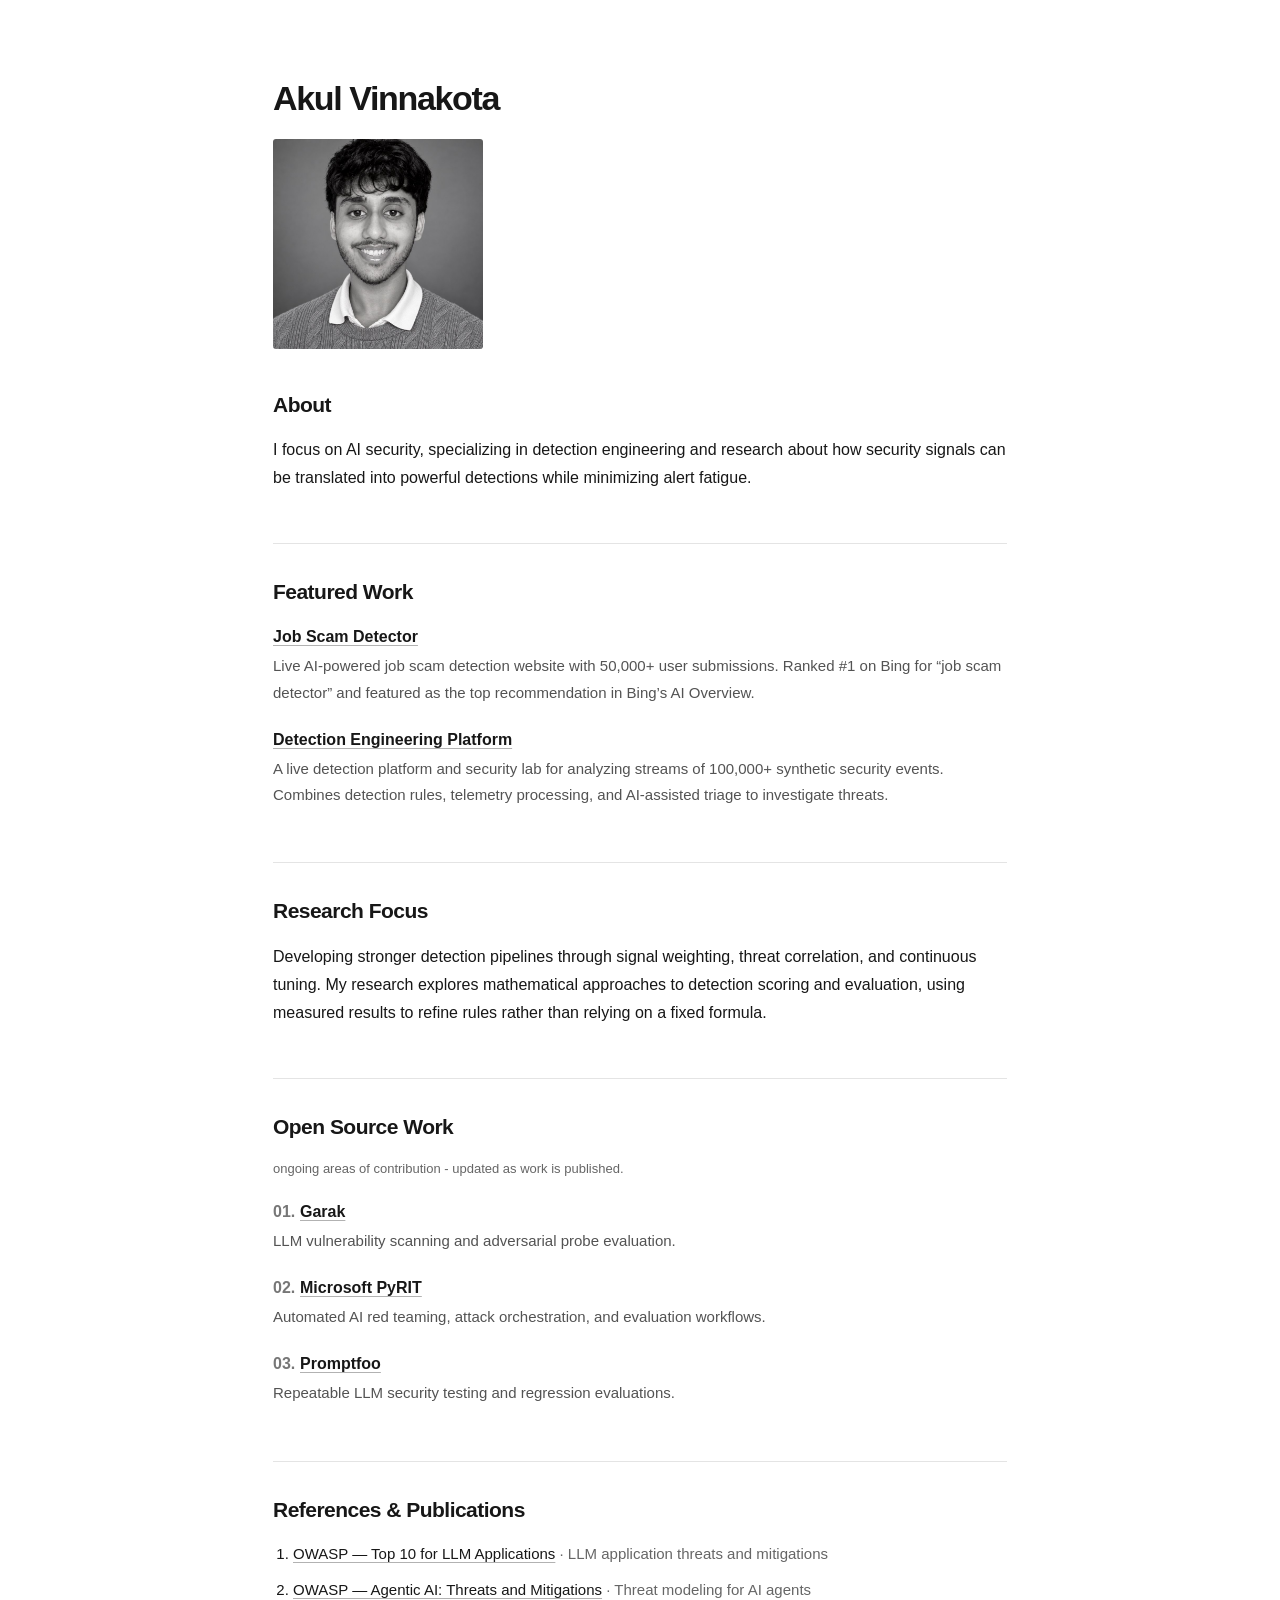
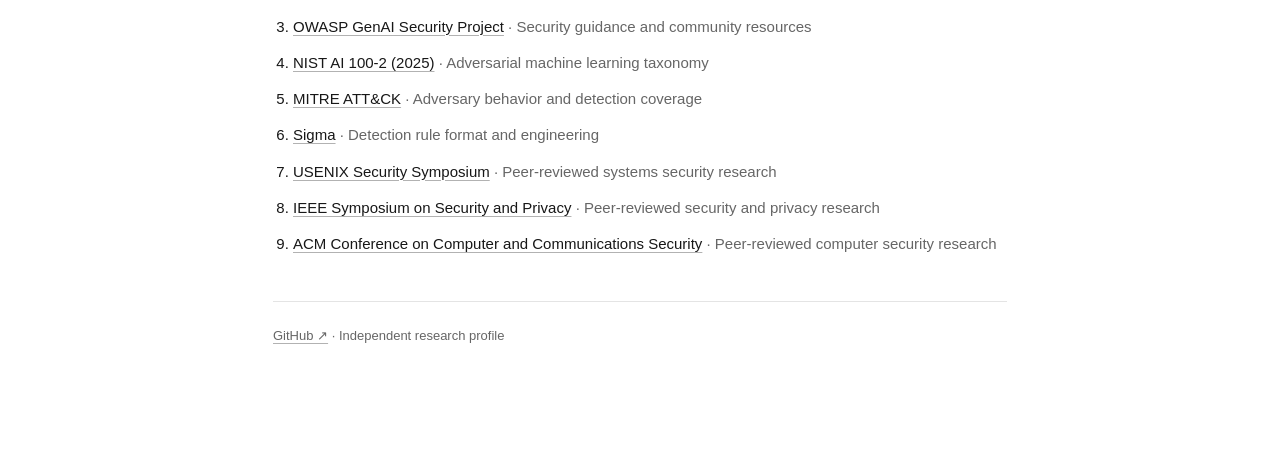
<file: index.html>
<!doctype html>
<html lang="en">
<head>
<meta name="google-site-verification" content="v-oxcniJkp-zIuMRfbOaNGBpMvC5E_QsxqS3CLSJ8h4" />
<meta charset="utf-8"><meta name="viewport" content="width=device-width,initial-scale=1">
<meta name="description" content="Akul Vinnakota — AI security and detection engineering, with research on signal weighting, event correlation, and detection pipeline tuning.">
<meta property="og:image" content="https://akul-vinnakota.github.io/portrait.jpg"><meta name="theme-color" content="#ffffff"><link rel="canonical" href="https://akul-vinnakota.github.io/">
<meta property="og:title" content="Akul Vinnakota - Security Research & Products"><meta property="og:description" content="AI security, detection engineering, signal correlation, and detection pipeline research.">
<title>Akul Vinnakota - Security Research & Products</title>
<script type="application/ld+json">{"@context":"https://schema.org","@type":"Person","name":"Akul Vinnakota","url":"https://akul-vinnakota.github.io/","sameAs":["https://github.com/akul-vinnakota"],"knowsAbout":["AI security","Detection engineering","Detection tuning","Threat correlation","Signal weighting","LLM application security"]}</script>
<style>
:root{--text:#171717;--muted:#666;--line:#e4e4e4}*{box-sizing:border-box}body{margin:0;background:white;color:var(--text);font:16px/1.75 -apple-system,BlinkMacSystemFont,"Segoe UI",Arial,sans-serif;-webkit-font-smoothing:antialiased}main{max-width:790px;margin:0 auto;padding:78px 28px 110px}h1{font-size:34px;letter-spacing:-.04em;font-weight:600;line-height:1.2;margin:0 0 12px}h2{font-size:21px;font-weight:600;letter-spacing:-.025em;line-height:1.35;margin:0 0 17px}p{margin:0 0 17px}section{padding:34px 0;border-top:1px solid var(--line)}section:first-of-type{border-top:none;padding-top:0}h1,h2,h3{font-family:inherit}header{padding-bottom:20px}header p{color:var(--muted);max-width:660px}.portrait{display:block;width:210px;height:210px;object-fit:cover;object-position:center;border-radius:3px;margin:20px 0 22px}a{color:inherit;text-underline-offset:3px;text-decoration-color:#b2b2b2}a:hover{text-decoration-color:#222}.meta{font-size:13px;color:var(--muted)}.entry{padding:0 0 20px}.entry h3{font-size:16px;font-weight:600;margin:0 0 2px}.entry p{color:#535353;font-size:15px;margin:0}.number{display:inline-block;color:#777;width:27px;font-variant-numeric:tabular-nums}.refs{padding-left:20px;margin:0}.refs li{padding-bottom:10px;font-size:15px}.refs span{color:var(--muted)}footer{border-top:1px solid var(--line);padding-top:23px;color:var(--muted);font-size:13px}@media(max-width:600px){main{padding:45px 22px 70px}h1{font-size:29px}.portrait{width:175px;height:175px}section{padding:29px 0}}
</style>
</head>
<body><main>
<header><h1>Akul Vinnakota</h1><img class="portrait" src="portrait.jpg" alt="Portrait of Akul Vinnakota" width="210" height="210"></header>
<section aria-labelledby="about"><h2 id="about">About</h2><p>I focus on AI security, specializing in detection engineering and research about how security signals can be translated into powerful detections while minimizing alert fatigue.</p></section>
<section aria-labelledby="featured"><h2 id="featured">Featured Work</h2>
<div class="entry"><h3><a href="https://jobscamdetector.org/">Job Scam Detector</a></h3><p>Live AI-powered job scam detection website with 50,000+ user submissions. Ranked #1 on Bing for “job scam detector” and featured as the top recommendation in Bing’s AI Overview.</p></div>
<div class="entry"><h3><a href="https://github.com/akul-vinnakota/Detection-Engineering-Platform">Detection Engineering Platform</a></h3><p>A live detection platform and security lab for analyzing streams of 100,000+ synthetic security events. Combines detection rules, telemetry processing, and AI-assisted triage to investigate threats.</p></div>
</section>
<section aria-labelledby="focus"><h2 id="focus">Research Focus</h2><p>Developing stronger detection pipelines through signal weighting, threat correlation, and continuous tuning. My research explores mathematical approaches to detection scoring and evaluation, using measured results to refine rules rather than relying on a fixed formula.</p></section>
<section aria-labelledby="opensource"><h2 id="opensource">Open Source Work</h2><p class="meta">ongoing areas of contribution - updated as work is published.</p>
<div class="entry"><h3><span class="number">01.</span><a href="https://github.com/NVIDIA/garak">Garak</a></h3><p>LLM vulnerability scanning and adversarial probe evaluation.</p></div>
<div class="entry"><h3><span class="number">02.</span><a href="https://github.com/Azure/PyRIT">Microsoft PyRIT</a></h3><p>Automated AI red teaming, attack orchestration, and evaluation workflows.</p></div>
<div class="entry"><h3><span class="number">03.</span><a href="https://github.com/promptfoo/promptfoo">Promptfoo</a></h3><p>Repeatable LLM security testing and regression evaluations.</p></div>
</section>
<section aria-labelledby="references"><h2 id="references">References &amp; Publications</h2><ol class="refs">
<li><a href="https://genai.owasp.org/llm-top-10/">OWASP — Top 10 for LLM Applications</a> <span>· LLM application threats and mitigations</span></li>
<li><a href="https://genai.owasp.org/resource/agentic-ai-threats-and-mitigations/">OWASP — Agentic AI: Threats and Mitigations</a> <span>· Threat modeling for AI agents</span></li>
<li><a href="https://genai.owasp.org/">OWASP GenAI Security Project</a> <span>· Security guidance and community resources</span></li>
<li><a href="https://csrc.nist.gov/pubs/ai/100/2/e2025/final">NIST AI 100-2 (2025)</a> <span>· Adversarial machine learning taxonomy</span></li>
<li><a href="https://attack.mitre.org/">MITRE ATT&amp;CK</a> <span>· Adversary behavior and detection coverage</span></li>
<li><a href="https://sigmahq.io/">Sigma</a> <span>· Detection rule format and engineering</span></li>
<li><a href="https://www.usenix.org/conference/usenixsecurity26">USENIX Security Symposium</a> <span>· Peer-reviewed systems security research</span></li>
<li><a href="https://www.ieee-security.org/TC/SP2026/">IEEE Symposium on Security and Privacy</a> <span>· Peer-reviewed security and privacy research</span></li>
<li><a href="https://dl.acm.org/conference/ccs">ACM Conference on Computer and Communications Security</a> <span>· Peer-reviewed computer security research</span></li>
</ol></section>
<footer><a href="https://github.com/akul-vinnakota">GitHub ↗</a> <span aria-hidden="true">·</span> Independent research profile</footer>
</main></body></html>
</file>
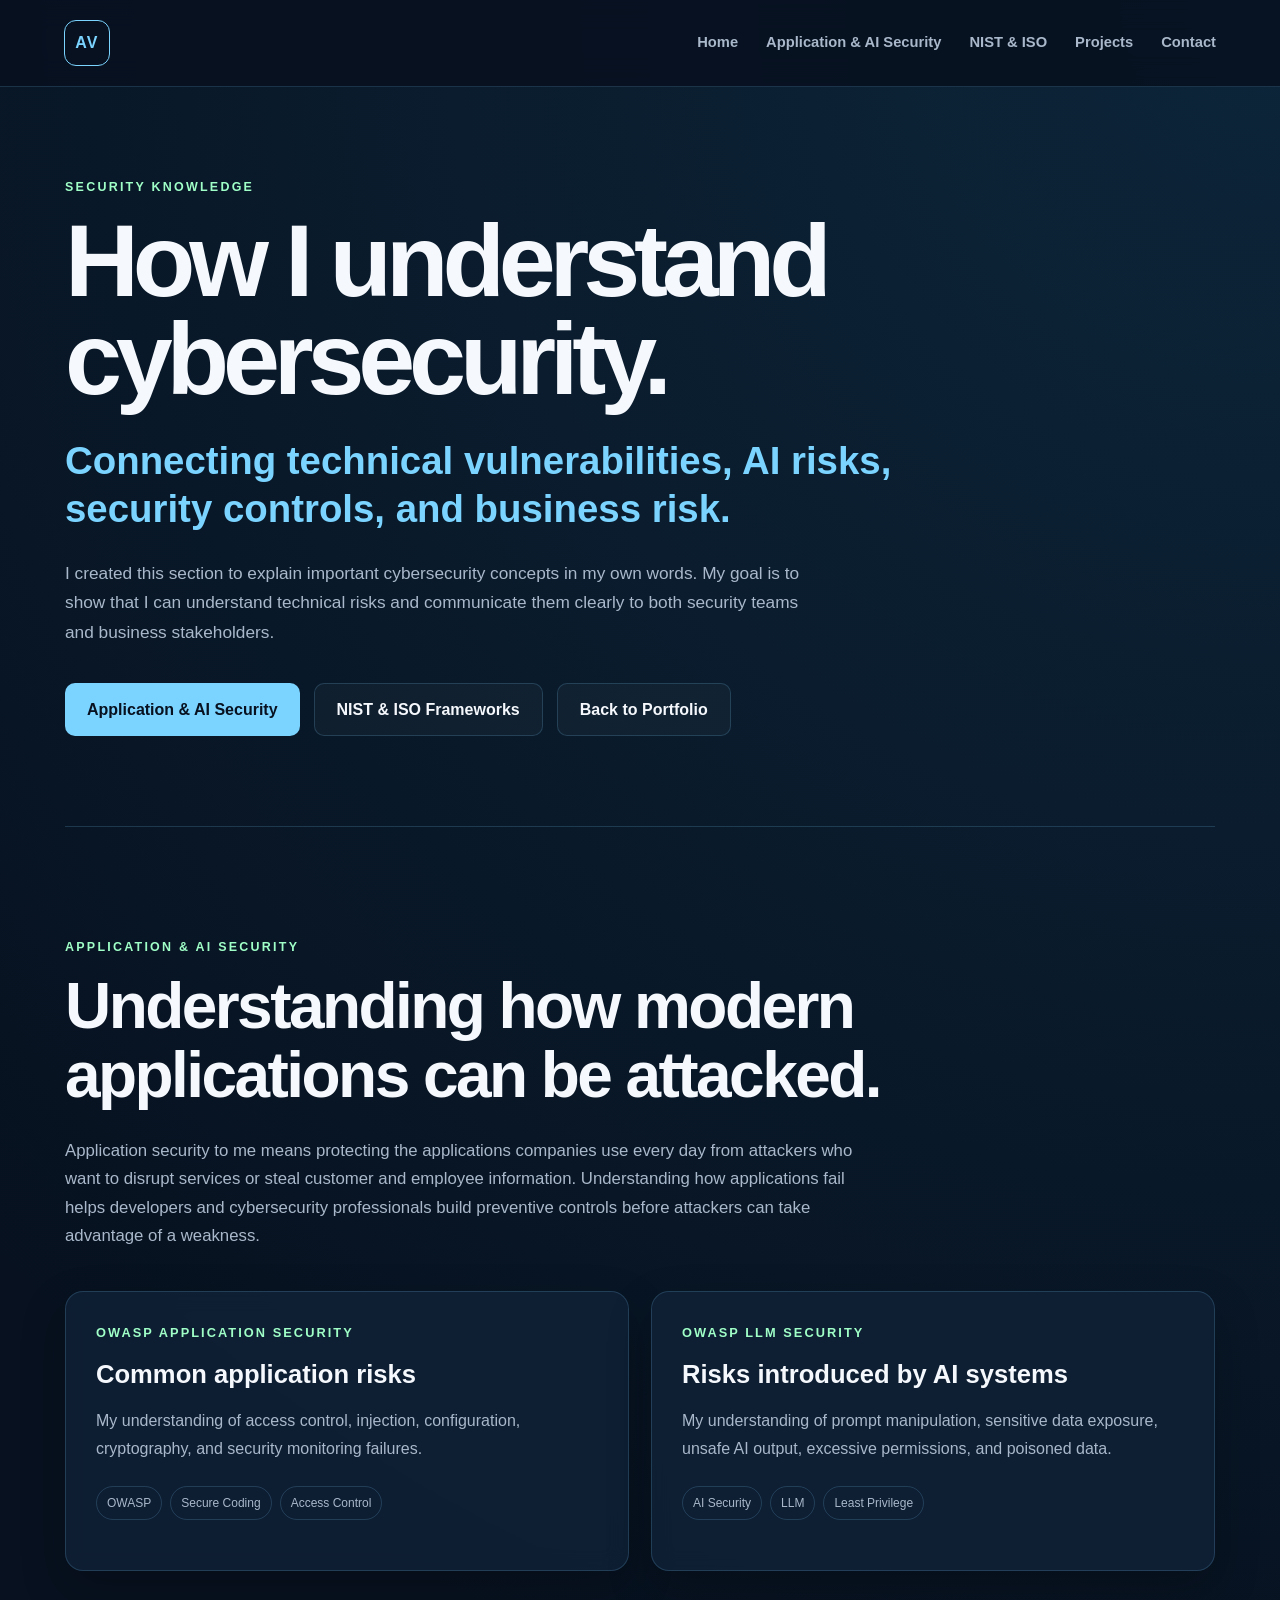
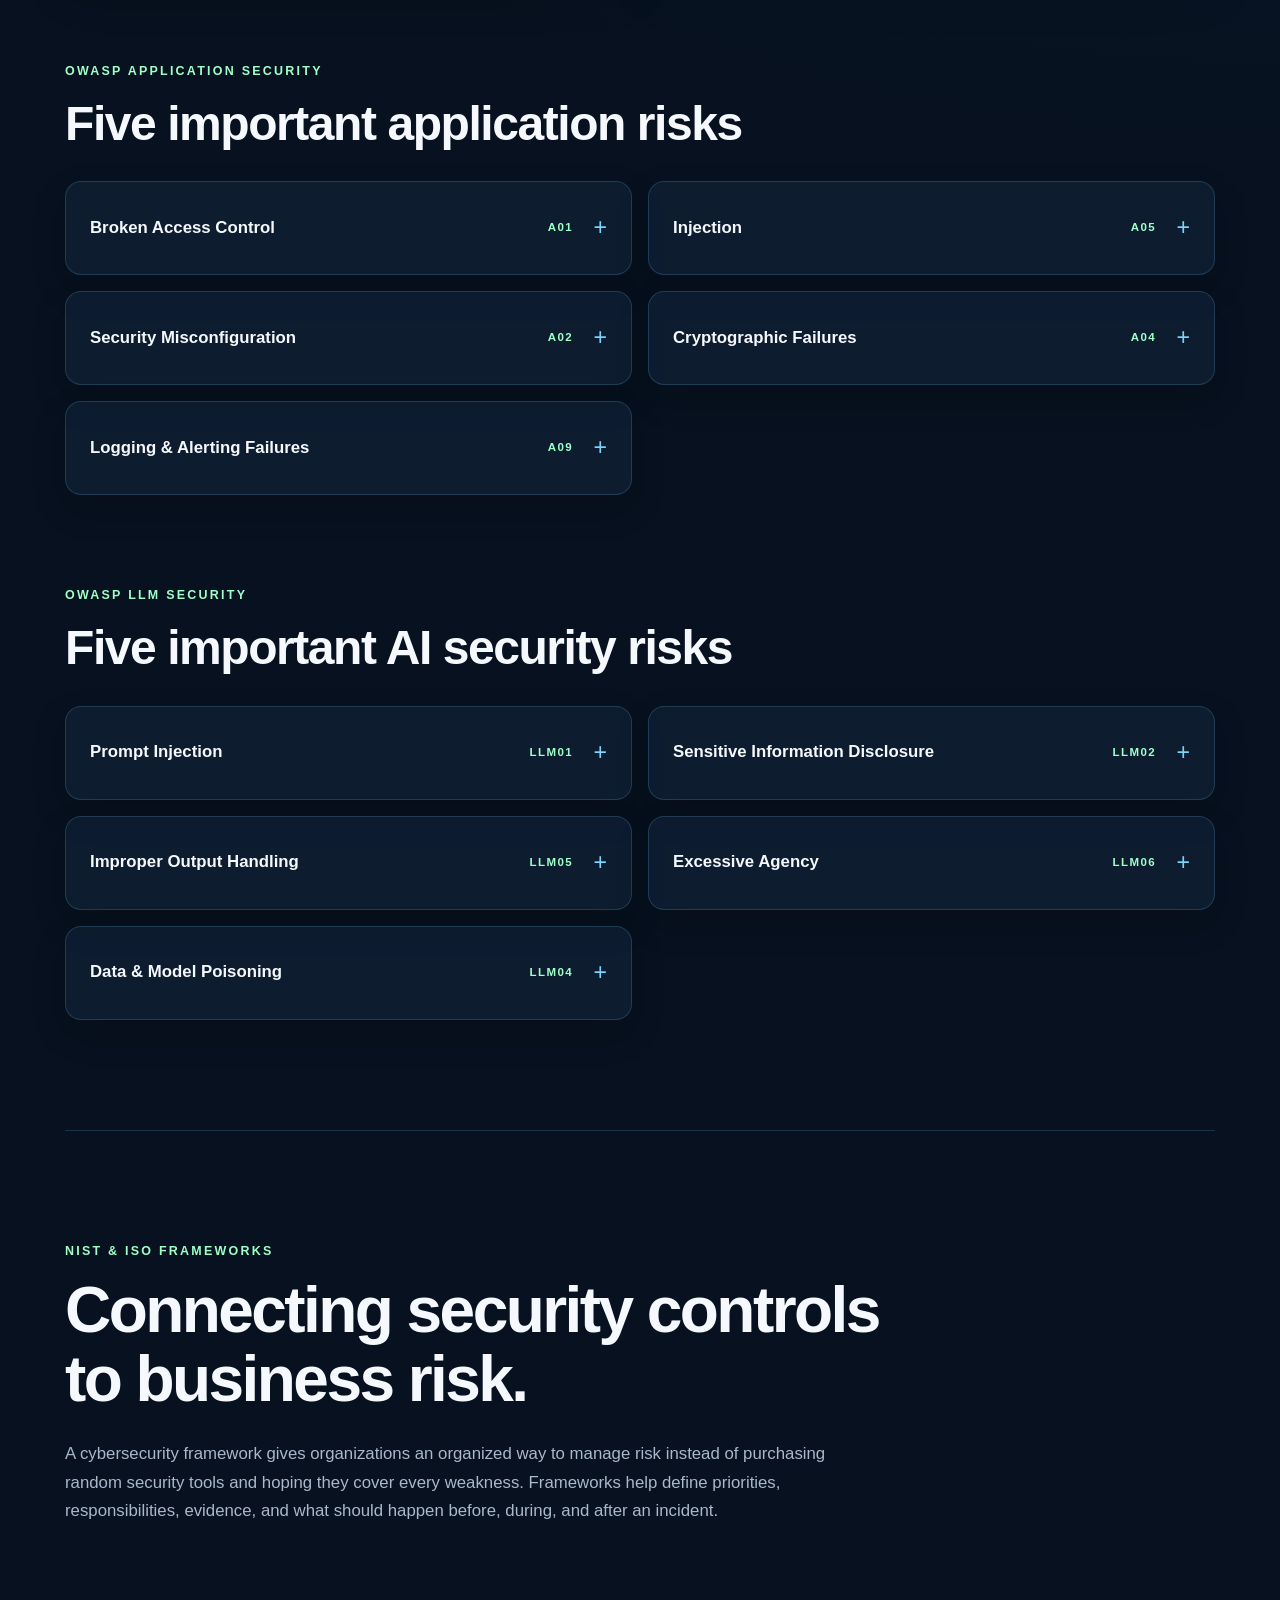
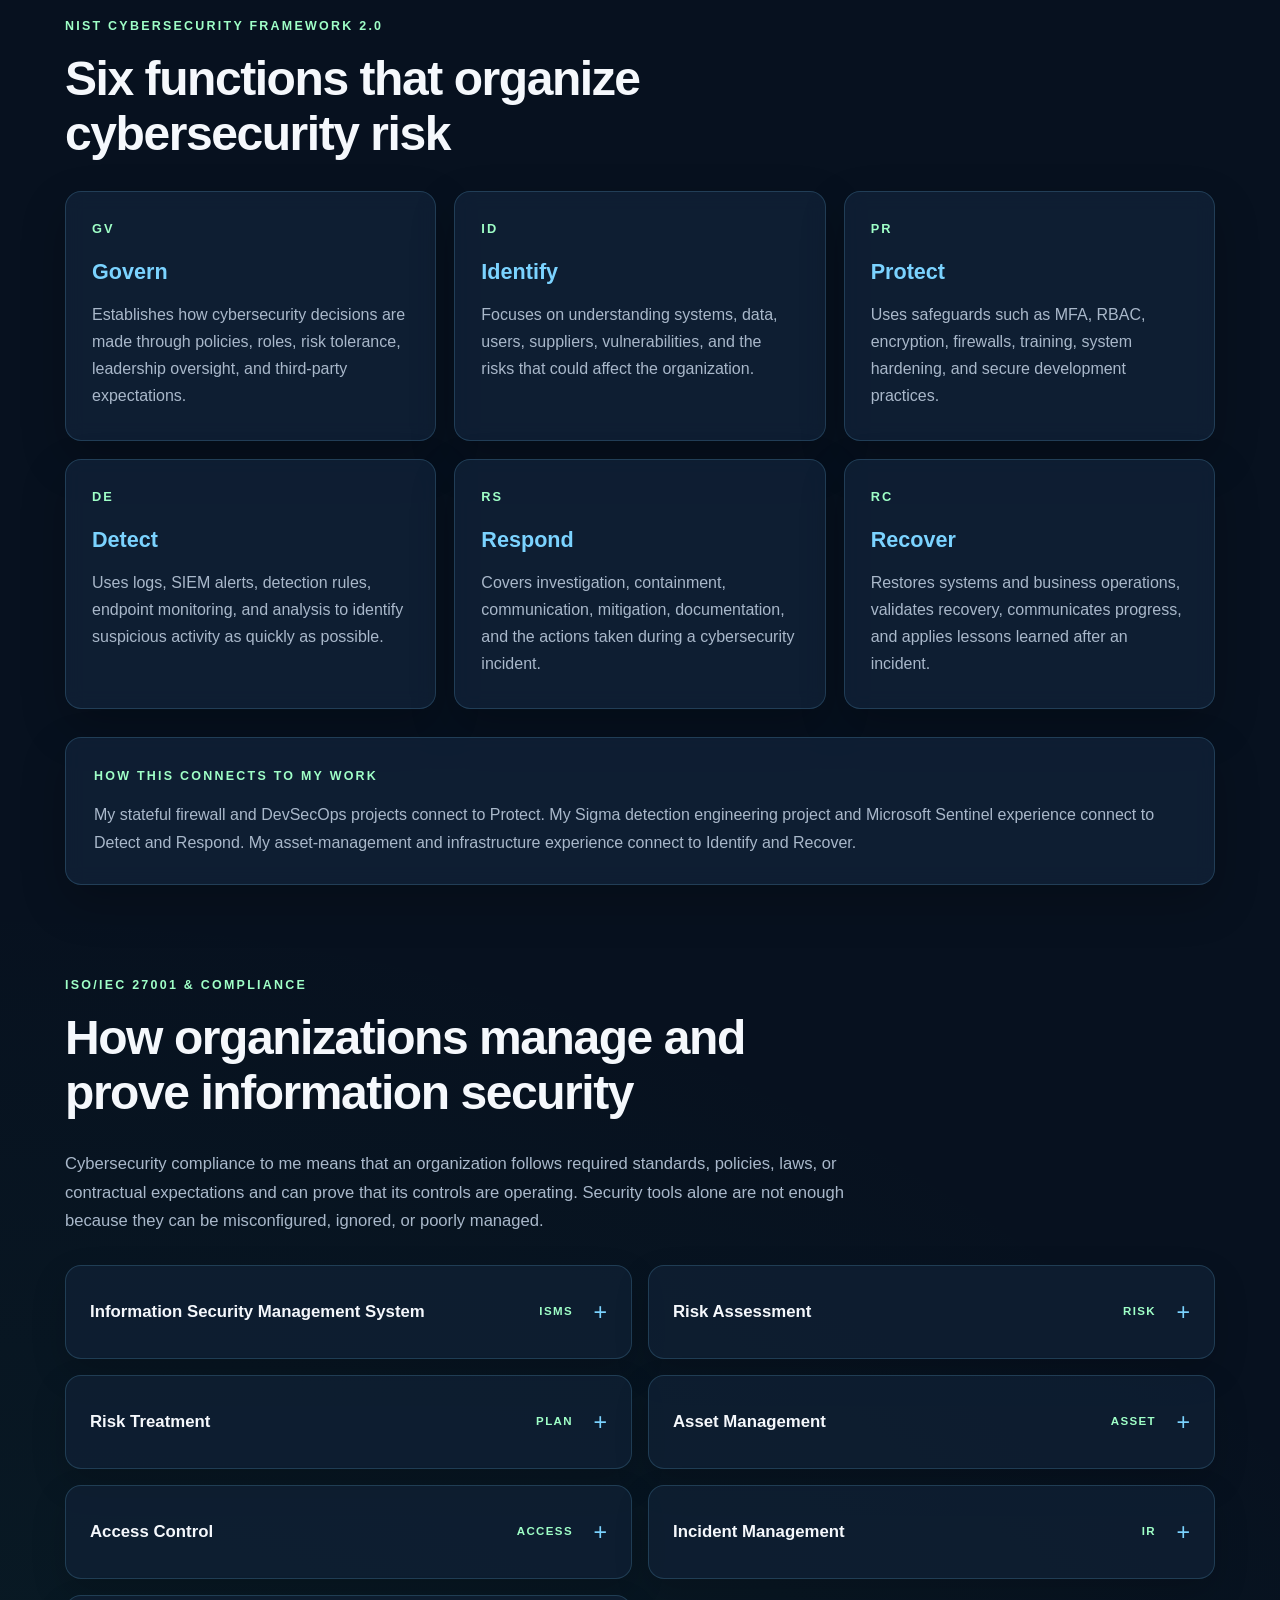
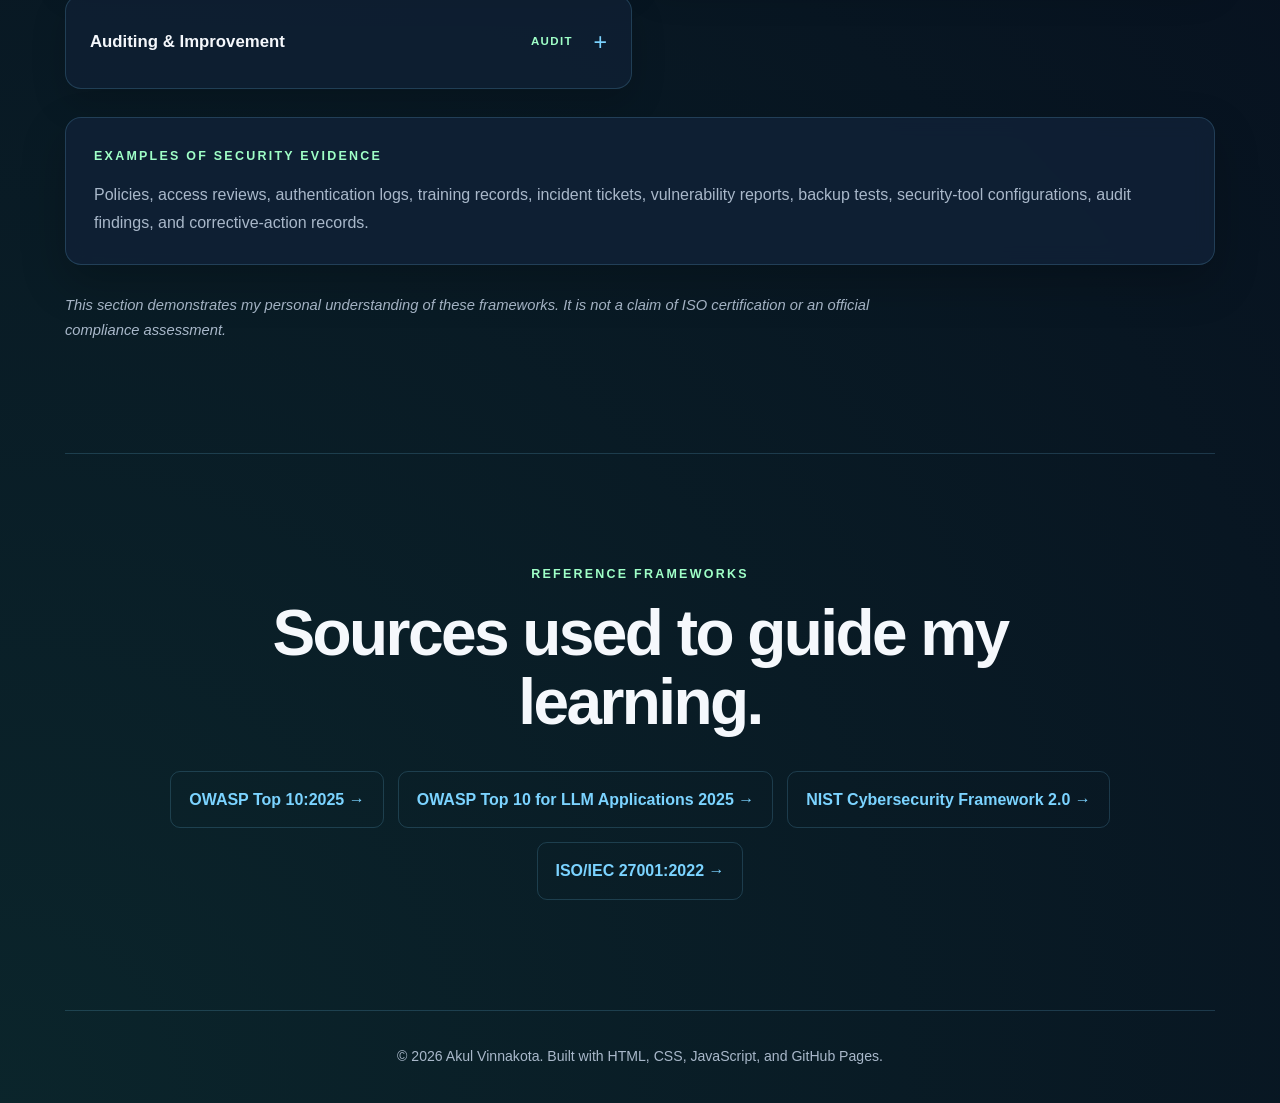
<file: security-knowledge.html>
<!DOCTYPE html>
<html lang="en">
<head>
  <meta charset="UTF-8">
  <meta name="viewport" content="width=device-width, initial-scale=1.0">

  <title>Security Knowledge | Akul Vinnakota</title>

  <meta
    name="description"
    content="Akul Vinnakota explains application security, AI security, NIST CSF 2.0, and ISO/IEC 27001 concepts in clear and practical terms."
  >

  <link rel="stylesheet" href="styles.css">
</head>

<body>
  <header class="navbar">
    <a href="index.html" class="logo">AV</a>

    <nav>
      <a href="index.html">Home</a>
      <a href="#appsec">Application & AI Security</a>
      <a href="#frameworks">NIST & ISO</a>
      <a href="index.html#projects">Projects</a>
      <a href="index.html#contact">Contact</a>
    </nav>
  </header>

  <main>
    <section class="hero knowledge-hero">
      <p class="eyebrow">SECURITY KNOWLEDGE</p>

      <h1>How I understand cybersecurity.</h1>

      <h2>
        Connecting technical vulnerabilities, AI risks, security controls,
        and business risk.
      </h2>

      <p class="hero-description">
        I created this section to explain important cybersecurity concepts in
        my own words. My goal is to show that I can understand technical risks
        and communicate them clearly to both security teams and business
        stakeholders.
      </p>

      <div class="hero-buttons">
        <a href="#appsec" class="button primary-button">
          Application & AI Security
        </a>

        <a href="#frameworks" class="button secondary-button">
          NIST & ISO Frameworks
        </a>

        <a href="index.html" class="button secondary-button">
          Back to Portfolio
        </a>
      </div>
    </section>

    <section id="appsec" class="section">
      <p class="section-label">APPLICATION & AI SECURITY</p>
      <h2>Understanding how modern applications can be attacked.</h2>

      <p>
        Application security to me means protecting the applications companies
        use every day from attackers who want to disrupt services or steal
        customer and employee information. Understanding how applications fail
        helps developers and cybersecurity professionals build preventive
        controls before attackers can take advantage of a weakness.
      </p>

      <div class="knowledge-overview-grid">
        <article class="knowledge-card">
          <p class="project-number">OWASP APPLICATION SECURITY</p>
          <h3>Common application risks</h3>
          <p>
            My understanding of access control, injection, configuration,
            cryptography, and security monitoring failures.
          </p>
          <div class="tags">
            <span>OWASP</span>
            <span>Secure Coding</span>
            <span>Access Control</span>
          </div>
        </article>

        <article class="knowledge-card">
          <p class="project-number">OWASP LLM SECURITY</p>
          <h3>Risks introduced by AI systems</h3>
          <p>
            My understanding of prompt manipulation, sensitive data exposure,
            unsafe AI output, excessive permissions, and poisoned data.
          </p>
          <div class="tags">
            <span>AI Security</span>
            <span>LLM</span>
            <span>Least Privilege</span>
          </div>
        </article>
      </div>

      <div class="knowledge-group">
        <div class="knowledge-heading">
          <p class="section-label">OWASP APPLICATION SECURITY</p>
          <h3>Five important application risks</h3>
        </div>

        <div class="topic-grid">
          <details class="topic-card">
            <summary>
              <span>Broken Access Control</span>
              <span class="topic-code">A01</span>
            </summary>
            <div class="topic-content">
              <h4>My understanding</h4>
              <p>
                Broken access control happens when a user can access information,
                permissions, or actions that they should not be authorized to use.
              </p>

              <h4>Why it matters</h4>
              <p>
                An attacker may access another account, elevate privileges, move
                laterally, or reach administrative functions and sensitive data.
              </p>

              <h4>How organizations reduce it</h4>
              <p>
                Use server-side authorization, RBAC, least privilege, Zero Trust
                principles, deny-by-default rules, and regular access reviews.
              </p>
            </div>
          </details>

          <details class="topic-card">
            <summary>
              <span>Injection</span>
              <span class="topic-code">A05</span>
            </summary>
            <div class="topic-content">
              <h4>My understanding</h4>
              <p>
                Injection happens when an application treats malicious input as
                a trusted query or command, such as SQL or operating-system code.
              </p>

              <h4>Why it matters</h4>
              <p>
                It can expose, modify, or delete data, bypass authentication,
                interrupt a website, or execute unintended commands.
              </p>

              <h4>How organizations reduce it</h4>
              <p>
                Use parameterized queries, input validation, secure code review,
                least-privilege accounts, testing, and a WAF as an added layer.
              </p>
            </div>
          </details>

          <details class="topic-card">
            <summary>
              <span>Security Misconfiguration</span>
              <span class="topic-code">A02</span>
            </summary>
            <div class="topic-content">
              <h4>My understanding</h4>
              <p>
                Security misconfiguration happens when an application, server,
                cloud service, or security tool is set up incorrectly.
              </p>

              <h4>Why it matters</h4>
              <p>
                Default credentials, unnecessary services, exposed storage, or
                detailed error messages can give attackers an easy path inside.
              </p>

              <h4>How organizations reduce it</h4>
              <p>
                Use hardened baselines, remove unnecessary services, patch
                systems, protect secrets, and continuously scan configurations.
              </p>
            </div>
          </details>

          <details class="topic-card">
            <summary>
              <span>Cryptographic Failures</span>
              <span class="topic-code">A04</span>
            </summary>
            <div class="topic-content">
              <h4>My understanding</h4>
              <p>
                Cryptographic failures happen when sensitive information is not
                protected correctly while stored or transmitted.
              </p>

              <h4>Why it matters</h4>
              <p>
                Passwords, tokens, financial data, or company information could
                be exposed and used for fraud or account takeover.
              </p>

              <h4>How organizations reduce it</h4>
              <p>
                Encrypt data at rest and in transit, use modern standards,
                protect keys, rotate secrets, and securely hash passwords.
              </p>
            </div>
          </details>

          <details class="topic-card">
            <summary>
              <span>Logging & Alerting Failures</span>
              <span class="topic-code">A09</span>
            </summary>
            <div class="topic-content">
              <h4>My understanding</h4>
              <p>
                Logging and alerting failures happen when an organization lacks
                the visibility needed to recognize and investigate suspicious activity.
              </p>

              <h4>Why it matters</h4>
              <p>
                Attackers may stay inside an environment longer, move laterally,
                steal data, and leave the security team without a clear timeline.
              </p>

              <h4>How organizations reduce it</h4>
              <p>
                Centralize logs, protect their integrity, create useful alerts,
                tune detections, define retention, and assign investigation ownership.
              </p>
            </div>
          </details>
        </div>
      </div>

      <div class="knowledge-group">
        <div class="knowledge-heading">
          <p class="section-label">OWASP LLM SECURITY</p>
          <h3>Five important AI security risks</h3>
        </div>

        <div class="topic-grid">
          <details class="topic-card">
            <summary>
              <span>Prompt Injection</span>
              <span class="topic-code">LLM01</span>
            </summary>
            <div class="topic-content">
              <h4>My understanding</h4>
              <p>
                Prompt injection happens when malicious instructions try to make
                an AI system ignore its intended rules or perform an unauthorized action.
              </p>

              <h4>Why it matters</h4>
              <p>
                An attacker may manipulate responses, expose internal information,
                or misuse tools connected to the AI application.
              </p>

              <h4>How organizations reduce it</h4>
              <p>
                Treat prompts and external content as untrusted, limit tool
                permissions, validate outputs, monitor abuse, and require approval
                for high-impact actions.
              </p>
            </div>
          </details>

          <details class="topic-card">
            <summary>
              <span>Sensitive Information Disclosure</span>
              <span class="topic-code">LLM02</span>
            </summary>
            <div class="topic-content">
              <h4>My understanding</h4>
              <p>
                This happens when an AI reveals customer data, credentials,
                internal documents, system instructions, or other private information.
              </p>

              <h4>Why it matters</h4>
              <p>
                Exposed information can support phishing, fraud, account takeover,
                intellectual-property theft, or another attack.
              </p>

              <h4>How organizations reduce it</h4>
              <p>
                Limit data access, classify and mask sensitive information,
                enforce role-based permissions, and prevent restricted data from
                entering unapproved AI systems.
              </p>
            </div>
          </details>

          <details class="topic-card">
            <summary>
              <span>Improper Output Handling</span>
              <span class="topic-code">LLM05</span>
            </summary>
            <div class="topic-content">
              <h4>My understanding</h4>
              <p>
                Improper output handling happens when another system automatically
                trusts AI-generated content as safe and accurate.
              </p>

              <h4>Why it matters</h4>
              <p>
                Malicious or incorrect output could be executed as code, sent to a
                database, displayed as unsafe HTML, or used to change system behavior.
              </p>

              <h4>How organizations reduce it</h4>
              <p>
                Validate, sanitize, encode, and structure AI output before another
                application uses it. High-impact code or commands should receive human review.
              </p>
            </div>
          </details>

          <details class="topic-card">
            <summary>
              <span>Excessive Agency</span>
              <span class="topic-code">LLM06</span>
            </summary>
            <div class="topic-content">
              <h4>My understanding</h4>
              <p>
                Excessive agency means an AI system has more permissions or
                decision-making power than it actually needs.
              </p>

              <h4>Why it matters</h4>
              <p>
                A manipulated AI could send messages, access files, change accounts,
                delete information, or affect business operations.
              </p>

              <h4>How organizations reduce it</h4>
              <p>
                Follow least privilege, allowlist tools, separate permissions,
                use rate limits, monitor activity, and require approval before
                high-impact actions.
              </p>
            </div>
          </details>

          <details class="topic-card">
            <summary>
              <span>Data & Model Poisoning</span>
              <span class="topic-code">LLM04</span>
            </summary>
            <div class="topic-content">
              <h4>My understanding</h4>
              <p>
                Data and model poisoning happens when someone manipulates the
                information used to train, update, or guide an AI system.
              </p>

              <h4>Why it matters</h4>
              <p>
                Poisoned data can cause misinformation, biased results, hidden
                backdoors, and poor decisions that employees may still trust.
              </p>

              <h4>How organizations reduce it</h4>
              <p>
                Verify data sources, restrict who can modify datasets, track
                changes, scan uploaded content, test model behavior, and approve
                major updates.
              </p>
            </div>
          </details>
        </div>
      </div>
    </section>

    <section id="frameworks" class="section">
      <p class="section-label">NIST & ISO FRAMEWORKS</p>
      <h2>Connecting security controls to business risk.</h2>

      <p>
        A cybersecurity framework gives organizations an organized way to
        manage risk instead of purchasing random security tools and hoping they
        cover every weakness. Frameworks help define priorities, responsibilities,
        evidence, and what should happen before, during, and after an incident.
      </p>

      <div class="knowledge-group">
        <div class="knowledge-heading">
          <p class="section-label">NIST CYBERSECURITY FRAMEWORK 2.0</p>
          <h3>Six functions that organize cybersecurity risk</h3>
        </div>

        <div class="framework-grid">
          <article class="framework-card">
            <p class="project-number">GV</p>
            <h3>Govern</h3>
            <p>
              Establishes how cybersecurity decisions are made through policies,
              roles, risk tolerance, leadership oversight, and third-party expectations.
            </p>
          </article>

          <article class="framework-card">
            <p class="project-number">ID</p>
            <h3>Identify</h3>
            <p>
              Focuses on understanding systems, data, users, suppliers,
              vulnerabilities, and the risks that could affect the organization.
            </p>
          </article>

          <article class="framework-card">
            <p class="project-number">PR</p>
            <h3>Protect</h3>
            <p>
              Uses safeguards such as MFA, RBAC, encryption, firewalls,
              training, system hardening, and secure development practices.
            </p>
          </article>

          <article class="framework-card">
            <p class="project-number">DE</p>
            <h3>Detect</h3>
            <p>
              Uses logs, SIEM alerts, detection rules, endpoint monitoring,
              and analysis to identify suspicious activity as quickly as possible.
            </p>
          </article>

          <article class="framework-card">
            <p class="project-number">RS</p>
            <h3>Respond</h3>
            <p>
              Covers investigation, containment, communication, mitigation,
              documentation, and the actions taken during a cybersecurity incident.
            </p>
          </article>

          <article class="framework-card">
            <p class="project-number">RC</p>
            <h3>Recover</h3>
            <p>
              Restores systems and business operations, validates recovery,
              communicates progress, and applies lessons learned after an incident.
            </p>
          </article>
        </div>

        <div class="project-connection">
          <p class="section-label">HOW THIS CONNECTS TO MY WORK</p>
          <p>
            My stateful firewall and DevSecOps projects connect to Protect. My
            Sigma detection engineering project and Microsoft Sentinel experience
            connect to Detect and Respond. My asset-management and infrastructure
            experience connect to Identify and Recover.
          </p>
        </div>
      </div>

      <div class="knowledge-group">
        <div class="knowledge-heading">
          <p class="section-label">ISO/IEC 27001 & COMPLIANCE</p>
          <h3>How organizations manage and prove information security</h3>
        </div>

        <p class="knowledge-intro">
          Cybersecurity compliance to me means that an organization follows
          required standards, policies, laws, or contractual expectations and
          can prove that its controls are operating. Security tools alone are not
          enough because they can be misconfigured, ignored, or poorly managed.
        </p>

        <div class="topic-grid">
          <details class="topic-card">
            <summary>
              <span>Information Security Management System</span>
              <span class="topic-code">ISMS</span>
            </summary>
            <div class="topic-content">
              <p>
                An ISMS connects leadership, employees, policies, risk
                assessments, controls, evidence, audits, and improvement into one
                organized security-management system.
              </p>
            </div>
          </details>

          <details class="topic-card">
            <summary>
              <span>Risk Assessment</span>
              <span class="topic-code">RISK</span>
            </summary>
            <div class="topic-content">
              <p>
                A risk assessment identifies what could go wrong, which assets
                could be affected, how likely the event is, and how serious the
                business impact could be.
              </p>
            </div>
          </details>

          <details class="topic-card">
            <summary>
              <span>Risk Treatment</span>
              <span class="topic-code">PLAN</span>
            </summary>
            <div class="topic-content">
              <p>
                Risk treatment turns an identified risk into action. An
                organization may reduce, avoid, transfer, or formally accept the risk.
              </p>
            </div>
          </details>

          <details class="topic-card">
            <summary>
              <span>Asset Management</span>
              <span class="topic-code">ASSET</span>
            </summary>
            <div class="topic-content">
              <p>
                Asset management means knowing which devices, applications,
                cloud resources, accounts, and sensitive information the company
                owns, where they are, and who is responsible for them.
              </p>
            </div>
          </details>

          <details class="topic-card">
            <summary>
              <span>Access Control</span>
              <span class="topic-code">ACCESS</span>
            </summary>
            <div class="topic-content">
              <p>
                Access control makes sure users only receive the permissions
                required for their roles through authentication, authorization,
                MFA, least privilege, and regular access reviews.
              </p>
            </div>
          </details>

          <details class="topic-card">
            <summary>
              <span>Incident Management</span>
              <span class="topic-code">IR</span>
            </summary>
            <div class="topic-content">
              <p>
                Incident management defines how a company prepares for,
                detects, investigates, contains, communicates, documents, and
                learns from cybersecurity incidents.
              </p>
            </div>
          </details>

          <details class="topic-card">
            <summary>
              <span>Auditing & Improvement</span>
              <span class="topic-code">AUDIT</span>
            </summary>
            <div class="topic-content">
              <p>
                Auditing checks whether security controls work as claimed.
                Findings should lead to corrective actions, retesting, updated
                policies, and continuous improvement.
              </p>
            </div>
          </details>
        </div>

        <div class="evidence-card">
          <p class="section-label">EXAMPLES OF SECURITY EVIDENCE</p>
          <p>
            Policies, access reviews, authentication logs, training records,
            incident tickets, vulnerability reports, backup tests, security-tool
            configurations, audit findings, and corrective-action records.
          </p>
        </div>

        <p class="knowledge-note">
          This section demonstrates my personal understanding of these
          frameworks. It is not a claim of ISO certification or an official
          compliance assessment.
        </p>
      </div>
    </section>

    <section class="section reference-section">
      <p class="section-label">REFERENCE FRAMEWORKS</p>
      <h2>Sources used to guide my learning.</h2>

      <div class="reference-links">
        <a
          href="https://owasp.org/Top10/2025/"
          target="_blank"
          rel="noopener noreferrer"
        >
          OWASP Top 10:2025 →
        </a>

        <a
          href="https://genai.owasp.org/resource/owasp-top-10-for-llm-applications-2025/"
          target="_blank"
          rel="noopener noreferrer"
        >
          OWASP Top 10 for LLM Applications 2025 →
        </a>

        <a
          href="https://www.nist.gov/cyberframework"
          target="_blank"
          rel="noopener noreferrer"
        >
          NIST Cybersecurity Framework 2.0 →
        </a>

        <a
          href="https://www.iso.org/standard/27001"
          target="_blank"
          rel="noopener noreferrer"
        >
          ISO/IEC 27001:2022 →
        </a>
      </div>
    </section>
  </main>

  <footer>
    <p>
      © <span id="current-year"></span> Akul Vinnakota.
      Built with HTML, CSS, JavaScript, and GitHub Pages.
    </p>
  </footer>

  <script src="script.js"></script>
</body>
</html>
</file>
<file: styles.css>
:root {
  --background: #07111f;
  --background-light: #0d1b2d;
  --card: rgba(16, 34, 55, 0.82);
  --border: rgba(123, 211, 255, 0.18);
  --primary: #7bd3ff;
  --secondary: #9fffc7;
  --text: #f5f8fc;
  --muted: #a9b8ca;
  --max-width: 1150px;
}

* {
  box-sizing: border-box;
  margin: 0;
  padding: 0;
}

html {
  scroll-behavior: smooth;
}

body {
  background:
    radial-gradient(circle at top right, rgba(38, 130, 180, 0.18), transparent 30%),
    radial-gradient(circle at bottom left, rgba(38, 180, 130, 0.12), transparent 30%),
    var(--background);
  color: var(--text);
  font-family: Inter, Arial, Helvetica, sans-serif;
  line-height: 1.7;
}

a {
  color: inherit;
  text-decoration: none;
}

.navbar {
  position: sticky;
  top: 0;
  z-index: 1000;
  display: flex;
  justify-content: space-between;
  align-items: center;
  padding: 20px max(5vw, 24px);
  background: rgba(7, 17, 31, 0.88);
  border-bottom: 1px solid var(--border);
  backdrop-filter: blur(14px);
}

.logo {
  display: flex;
  align-items: center;
  justify-content: center;
  width: 46px;
  height: 46px;
  border: 1px solid var(--primary);
  border-radius: 12px;
  color: var(--primary);
  font-size: 1rem;
  font-weight: 800;
  letter-spacing: 0.08em;
}

.navbar nav {
  display: flex;
  gap: 28px;
}

.navbar nav a {
  color: var(--muted);
  font-size: 0.92rem;
  font-weight: 600;
  transition: color 0.2s ease;
}

.navbar nav a:hover {
  color: var(--primary);
}

main {
  width: min(100% - 40px, var(--max-width));
  margin: 0 auto;
}

.hero {
  min-height: 88vh;
  display: flex;
  flex-direction: column;
  justify-content: center;
  padding: 90px 0;
}

.eyebrow,
.section-label {
  margin-bottom: 14px;
  color: var(--secondary);
  font-size: 0.78rem;
  font-weight: 800;
  letter-spacing: 0.18em;
}

.hero h1 {
  max-width: 900px;
  font-size: clamp(3.5rem, 9vw, 7.5rem);
  line-height: 0.95;
  letter-spacing: -0.06em;
}

.hero h2 {
  max-width: 850px;
  margin-top: 30px;
  color: var(--primary);
  font-size: clamp(1.45rem, 3vw, 2.4rem);
  line-height: 1.25;
}

.hero-description {
  max-width: 760px;
  margin-top: 26px;
  color: var(--muted);
  font-size: 1.08rem;
}

.hero-buttons {
  display: flex;
  flex-wrap: wrap;
  gap: 14px;
  margin-top: 36px;
}

.button {
  display: inline-flex;
  align-items: center;
  justify-content: center;
  min-height: 48px;
  padding: 12px 22px;
  border-radius: 10px;
  font-weight: 800;
  transition:
    transform 0.2s ease,
    border-color 0.2s ease,
    background 0.2s ease;
}

.button:hover {
  transform: translateY(-2px);
}

.primary-button {
  background: var(--primary);
  color: #07111f;
}

.secondary-button {
  border: 1px solid var(--border);
  background: rgba(255, 255, 255, 0.03);
  color: var(--text);
}

.section {
  padding: 110px 0;
  border-top: 1px solid var(--border);
}

.section > h2 {
  max-width: 850px;
  margin-bottom: 26px;
  font-size: clamp(2rem, 5vw, 4rem);
  line-height: 1.08;
  letter-spacing: -0.04em;
}

.section > p:not(.section-label) {
  max-width: 820px;
  margin-bottom: 18px;
  color: var(--muted);
  font-size: 1.05rem;
}

.experience-card,
.project-card,
.skills-grid article {
  border: 1px solid var(--border);
  background: var(--card);
  box-shadow: 0 18px 45px rgba(0, 0, 0, 0.22);
  backdrop-filter: blur(10px);
}

.experience-card {
  margin-top: 34px;
  padding: 34px;
  border-radius: 18px;
}

.card-heading {
  display: flex;
  justify-content: space-between;
  gap: 24px;
  margin-bottom: 24px;
}

.card-heading h3 {
  font-size: 1.45rem;
}

.card-heading p,
.card-heading span {
  color: var(--muted);
}

.experience-card ul {
  padding-left: 22px;
}

.experience-card li {
  margin-bottom: 12px;
  color: var(--muted);
}

.project-grid {
  display: grid;
  grid-template-columns: repeat(3, 1fr);
  gap: 22px;
  margin-top: 38px;
}

.project-card {
  display: flex;
  flex-direction: column;
  min-height: 430px;
  padding: 30px;
  border-radius: 18px;
  transition:
    transform 0.25s ease,
    border-color 0.25s ease;
}

.project-card:hover {
  transform: translateY(-6px);
  border-color: rgba(123, 211, 255, 0.48);
}

.project-number {
  color: var(--secondary);
  font-size: 0.8rem;
  font-weight: 800;
  letter-spacing: 0.16em;
}

.project-card h3 {
  margin: 16px 0;
  font-size: 1.45rem;
  line-height: 1.25;
}

.project-card > p:not(.project-number) {
  color: var(--muted);
}

.project-card > a {
  margin-top: auto;
  padding-top: 28px;
  color: var(--primary);
  font-weight: 800;
}

.tags {
  display: flex;
  flex-wrap: wrap;
  gap: 8px;
  margin-top: 24px;
}

.tags span {
  padding: 6px 10px;
  border: 1px solid var(--border);
  border-radius: 999px;
  color: var(--muted);
  font-size: 0.75rem;
}

.skills-grid {
  display: grid;
  grid-template-columns: repeat(3, 1fr);
  gap: 18px;
  margin-top: 36px;
}

.skills-grid article {
  min-height: 190px;
  padding: 26px;
  border-radius: 16px;
}

.skills-grid h3 {
  margin-bottom: 12px;
  color: var(--primary);
}

.skills-grid p {
  color: var(--muted);
}

.contact-section {
  text-align: center;
}

.contact-section > p {
  margin-left: auto;
  margin-right: auto;
}

.contact-buttons {
  display: flex;
  flex-wrap: wrap;
  justify-content: center;
  gap: 14px;
  margin-top: 28px;
}

.contact-buttons .button {
  margin-top: 0;
}

footer {
  width: min(100% - 40px, var(--max-width));
  margin: 0 auto;
  padding: 34px 0;
  border-top: 1px solid var(--border);
  color: var(--muted);
  text-align: center;
  font-size: 0.88rem;
}

/* Security Knowledge page */

.knowledge-hero {
  min-height: 82vh;
}

.knowledge-hero h1 {
  max-width: 1000px;
  font-size: clamp(3.2rem, 8vw, 6.6rem);
}

.knowledge-overview-grid {
  display: grid;
  grid-template-columns: repeat(2, 1fr);
  gap: 22px;
  margin-top: 40px;
}

.knowledge-card,
.framework-card,
.project-connection,
.evidence-card {
  border: 1px solid var(--border);
  background: var(--card);
  box-shadow: 0 18px 45px rgba(0, 0, 0, 0.22);
  backdrop-filter: blur(10px);
}

.knowledge-card {
  min-height: 280px;
  padding: 30px;
  border-radius: 18px;
  transition:
    transform 0.25s ease,
    border-color 0.25s ease;
}

.knowledge-card:hover,
.framework-card:hover {
  transform: translateY(-5px);
  border-color: rgba(123, 211, 255, 0.48);
}

.knowledge-card h3 {
  margin: 16px 0;
  font-size: 1.6rem;
  line-height: 1.25;
}

.knowledge-card > p:not(.project-number) {
  color: var(--muted);
}

.knowledge-group {
  margin-top: 90px;
}

.knowledge-heading {
  margin-bottom: 30px;
}

.knowledge-heading h3 {
  max-width: 780px;
  font-size: clamp(1.8rem, 4vw, 3rem);
  line-height: 1.15;
  letter-spacing: -0.03em;
}

.knowledge-intro {
  max-width: 840px;
  margin-bottom: 30px;
  color: var(--muted);
  font-size: 1.04rem;
}

.topic-grid {
  display: grid;
  grid-template-columns: repeat(2, 1fr);
  gap: 16px;
}

.topic-card {
  overflow: hidden;
  border: 1px solid var(--border);
  border-radius: 16px;
  background: rgba(16, 34, 55, 0.7);
  box-shadow: 0 14px 35px rgba(0, 0, 0, 0.16);
}

.topic-card summary {
  position: relative;
  display: flex;
  justify-content: space-between;
  align-items: center;
  gap: 20px;
  min-height: 92px;
  padding: 24px 58px 24px 24px;
  color: var(--text);
  font-size: 1.05rem;
  font-weight: 800;
  cursor: pointer;
  list-style: none;
  transition:
    background 0.2s ease,
    color 0.2s ease;
}

.topic-card summary::-webkit-details-marker {
  display: none;
}

.topic-card summary::after {
  content: "+";
  position: absolute;
  right: 24px;
  color: var(--primary);
  font-size: 1.45rem;
  font-weight: 500;
}

.topic-card[open] summary::after {
  content: "−";
}

.topic-card[open] summary {
  background: rgba(123, 211, 255, 0.07);
  color: var(--primary);
}

.topic-code {
  flex-shrink: 0;
  color: var(--secondary);
  font-size: 0.72rem;
  letter-spacing: 0.12em;
}

.topic-content {
  padding: 0 24px 26px;
  border-top: 1px solid var(--border);
}

.topic-content h4 {
  margin-top: 22px;
  margin-bottom: 6px;
  color: var(--primary);
  font-size: 0.86rem;
  letter-spacing: 0.05em;
  text-transform: uppercase;
}

.topic-content p {
  color: var(--muted);
}

.framework-grid {
  display: grid;
  grid-template-columns: repeat(3, 1fr);
  gap: 18px;
}

.framework-card {
  min-height: 250px;
  padding: 26px;
  border-radius: 16px;
  transition:
    transform 0.25s ease,
    border-color 0.25s ease;
}

.framework-card h3 {
  margin: 14px 0 10px;
  color: var(--primary);
  font-size: 1.35rem;
}

.framework-card p:not(.project-number) {
  color: var(--muted);
}

.project-connection,
.evidence-card {
  margin-top: 28px;
  padding: 28px;
  border-radius: 16px;
}

.project-connection p:last-child,
.evidence-card p:last-child {
  color: var(--muted);
}

.knowledge-note {
  max-width: 820px;
  margin-top: 28px;
  color: var(--muted);
  font-size: 0.92rem;
  font-style: italic;
}

.reference-section {
  text-align: center;
}

.reference-section > h2 {
  margin-right: auto;
  margin-left: auto;
}

.reference-links {
  display: flex;
  flex-wrap: wrap;
  justify-content: center;
  gap: 14px;
  margin-top: 34px;
}

.reference-links a {
  padding: 14px 18px;
  border: 1px solid var(--border);
  border-radius: 10px;
  color: var(--primary);
  font-weight: 800;
  transition:
    transform 0.2s ease,
    border-color 0.2s ease;
}

.reference-links a:hover {
  transform: translateY(-2px);
  border-color: rgba(123, 211, 255, 0.48);
}

@media (max-width: 1000px) {
  .navbar nav {
    gap: 18px;
  }

  .navbar nav a {
    font-size: 0.84rem;
  }
}

@media (max-width: 900px) {
  .project-grid,
  .skills-grid,
  .framework-grid {
    grid-template-columns: 1fr;
  }

  .knowledge-overview-grid,
  .topic-grid {
    grid-template-columns: 1fr;
  }

  .project-card,
  .framework-card {
    min-height: auto;
  }
}

@media (max-width: 720px) {
  .navbar {
    align-items: flex-start;
  }

  .navbar nav {
    display: none;
  }

  .hero {
    min-height: auto;
    padding: 100px 0;
  }

  .section {
    padding: 80px 0;
  }

  .card-heading {
    flex-direction: column;
  }

  .experience-card {
    padding: 24px;
  }

  .knowledge-group {
    margin-top: 70px;
  }

  .topic-card summary {
    min-height: 84px;
    padding: 20px 52px 20px 20px;
  }

  .topic-card summary::after {
    right: 20px;
  }

  .topic-content {
    padding: 0 20px 22px;
  }
}

.fade-in {
  opacity: 0;
  transform: translateY(24px);
  transition:
    opacity 0.7s ease,
    transform 0.7s ease;
}

.fade-in.visible {
  opacity: 1;
  transform: translateY(0);
}
</file>
